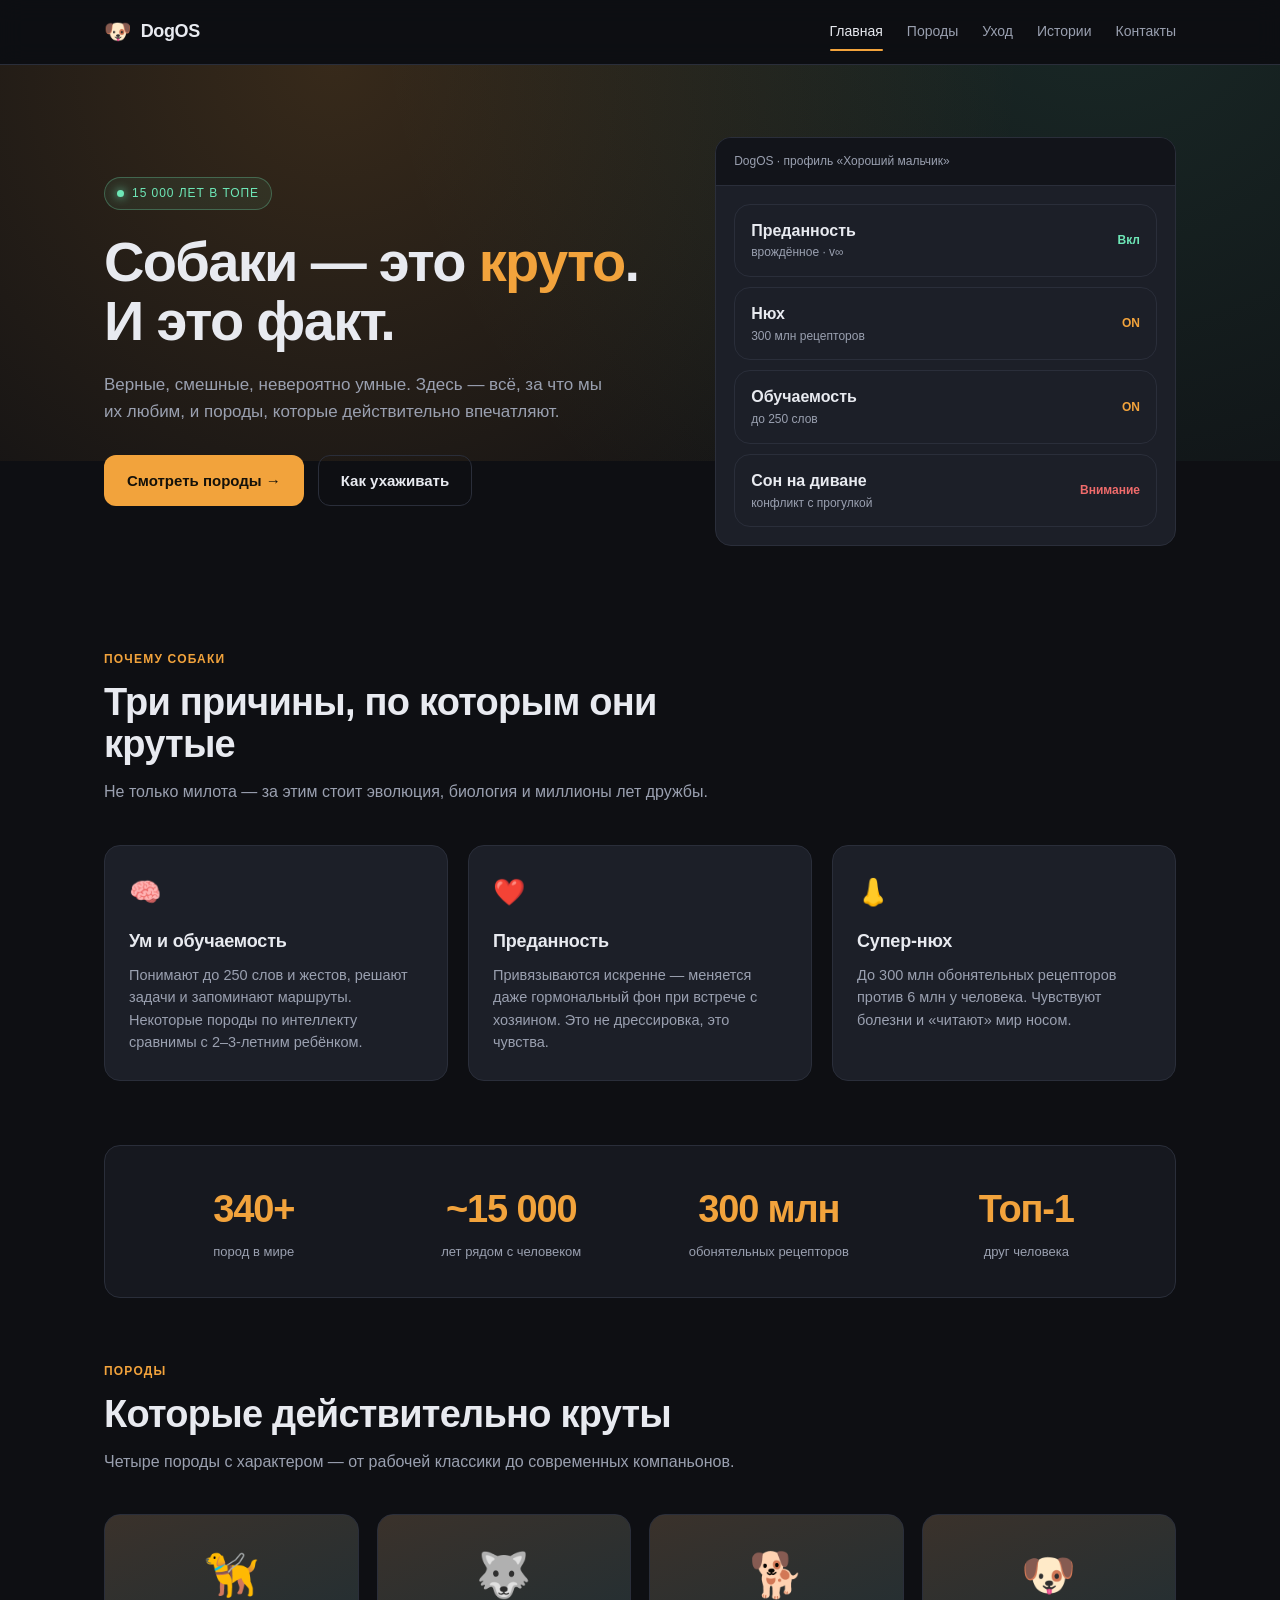
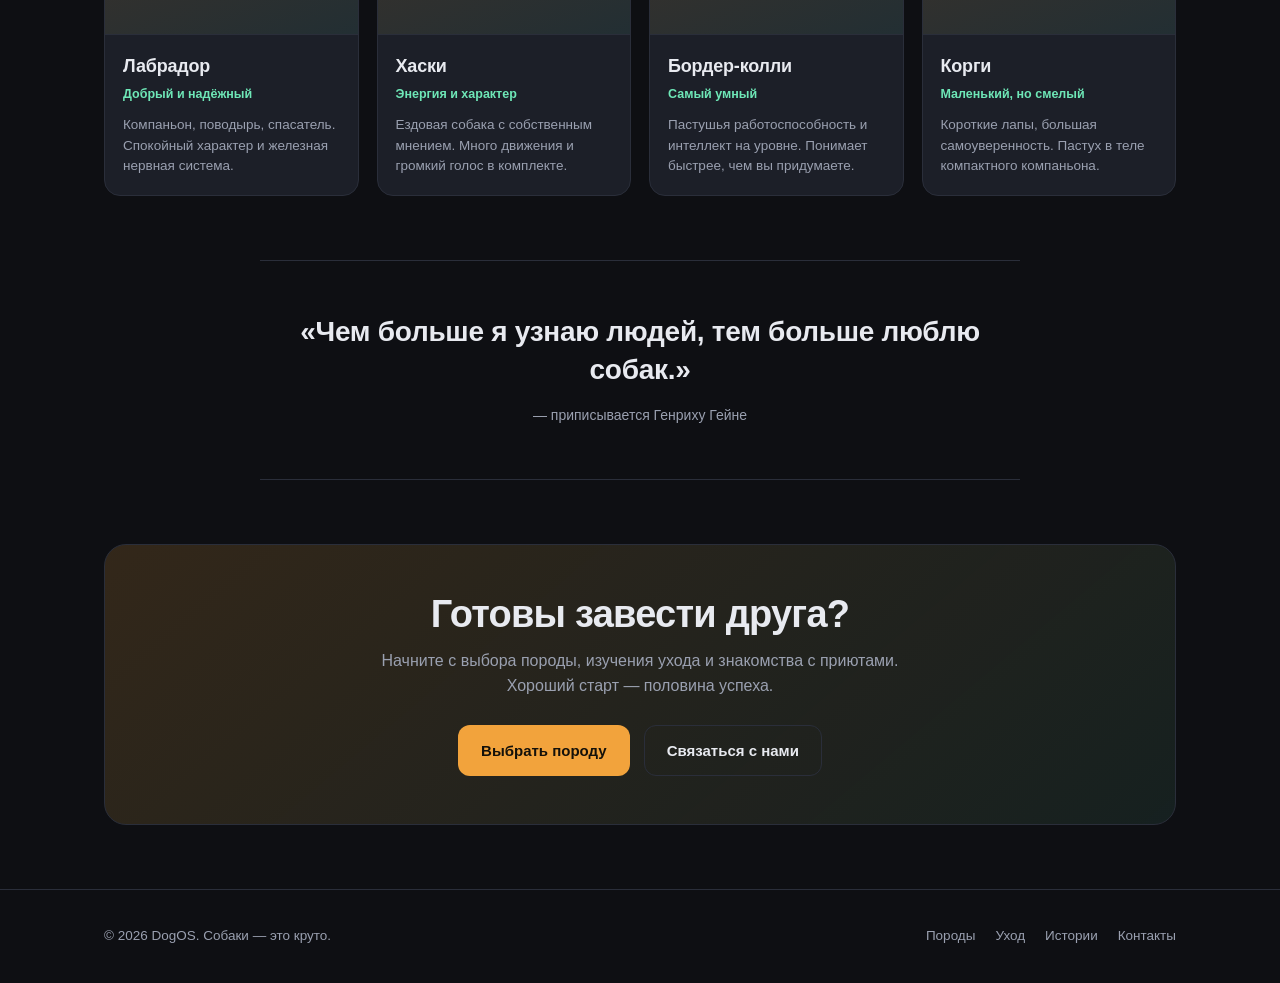
<file: index.html>
<!DOCTYPE html>
<html lang="ru">
<head>
<meta charset="UTF-8" />
<meta name="viewport" content="width=device-width, initial-scale=1.0"/>
<title>DogOS — крутые собаки</title>
<link rel="stylesheet" href="css/style.css"/>
</head>
<body>
<header>
  <div class="container nav">
    <a href="index.html" class="logo"><span>🐶</span> DogOS</a>
    <nav class="nav-links" id="navLinks">
      <a href="index.html">Главная</a>
      <a href="breeds.html">Породы</a>
      <a href="care.html">Уход</a>
      <a href="stories.html">Истории</a>
      <a href="contacts.html">Контакты</a>
    </nav>
    <button class="burger" id="burger" aria-label="Меню">☰</button>
  </div>
</header>

<main>
  <section class="hero">
    <div class="container hero-grid">
      <div>
        <div class="badge"><span class="dot"></span> 15 000 лет в топе</div>
        <h1>Собаки — это <span style="color:var(--accent)">круто</span>.<br>И это факт.</h1>
        <p class="lead">Верные, смешные, невероятно умные. Здесь — всё, за что мы их любим, и породы, которые действительно впечатляют.</p>
        <div class="hero-actions">
          <a href="breeds.html" class="btn btn-primary">Смотреть породы →</a>
          <a href="care.html" class="btn btn-ghost">Как ухаживать</a>
        </div>
      </div>
      <div class="card" style="padding:0; overflow:hidden;">
        <div style="padding:14px 18px; border-bottom:1px solid var(--border); background:#12141a; font-size:12px; color:var(--muted);">DogOS · профиль «Хороший мальчик»</div>
        <div style="padding:18px; display:flex; flex-direction:column; gap:10px;">
          <div class="card" style="padding:14px 16px; display:flex; justify-content:space-between; align-items:center;">
            <div><strong>Преданность</strong><div style="color:var(--muted); font-size:12px;">врождённое · v∞</div></div>
            <span style="color:var(--accent-2); font-size:12px; font-weight:700;">Вкл</span>
          </div>
          <div class="card" style="padding:14px 16px; display:flex; justify-content:space-between; align-items:center;">
            <div><strong>Нюх</strong><div style="color:var(--muted); font-size:12px;">300 млн рецепторов</div></div>
            <span style="color:var(--accent); font-size:12px; font-weight:700;">ON</span>
          </div>
          <div class="card" style="padding:14px 16px; display:flex; justify-content:space-between; align-items:center;">
            <div><strong>Обучаемость</strong><div style="color:var(--muted); font-size:12px;">до 250 слов</div></div>
            <span style="color:var(--accent); font-size:12px; font-weight:700;">ON</span>
          </div>
          <div class="card" style="padding:14px 16px; display:flex; justify-content:space-between; align-items:center;">
            <div><strong>Сон на диване</strong><div style="color:var(--muted); font-size:12px;">конфликт с прогулкой</div></div>
            <span style="color:var(--danger); font-size:12px; font-weight:700;">Внимание</span>
          </div>
        </div>
      </div>
    </div>
  </section>

  <section>
    <div class="container">
      <div class="section-head">
        <div class="kicker">Почему собаки</div>
        <h2>Три причины, по которым они крутые</h2>
        <p>Не только милота — за этим стоит эволюция, биология и миллионы лет дружбы.</p>
      </div>
      <div class="grid-3">
        <div class="card"><span class="ico">🧠</span><h3>Ум и обучаемость</h3><p>Понимают до 250 слов и жестов, решают задачи и запоминают маршруты. Некоторые породы по интеллекту сравнимы с 2–3-летним ребёнком.</p></div>
        <div class="card"><span class="ico">❤️</span><h3>Преданность</h3><p>Привязываются искренне — меняется даже гормональный фон при встрече с хозяином. Это не дрессировка, это чувства.</p></div>
        <div class="card"><span class="ico">👃</span><h3>Супер-нюх</h3><p>До 300 млн обонятельных рецепторов против 6 млн у человека. Чувствуют болезни и «читают» мир носом.</p></div>
      </div>
    </div>
  </section>

  <section style="padding-top:0;">
    <div class="container">
      <div class="stats">
        <div class="stat"><strong>340+</strong><span>пород в мире</span></div>
        <div class="stat"><strong>~15 000</strong><span>лет рядом с человеком</span></div>
        <div class="stat"><strong>300 млн</strong><span>обонятельных рецепторов</span></div>
        <div class="stat"><strong>Топ-1</strong><span>друг человека</span></div>
      </div>
    </div>
  </section>

  <section style="padding-top:0;">
    <div class="container">
      <div class="section-head">
        <div class="kicker">Породы</div>
        <h2>Которые действительно круты</h2>
        <p>Четыре породы с характером — от рабочей классики до современных компаньонов.</p>
      </div>
      <div class="grid-4">
        <article class="breed"><div class="breed-emoji">🦮</div><div class="breed-body"><h3>Лабрадор</h3><div class="role">Добрый и надёжный</div><p>Компаньон, поводырь, спасатель. Спокойный характер и железная нервная система.</p></div></article>
        <article class="breed"><div class="breed-emoji">🐺</div><div class="breed-body"><h3>Хаски</h3><div class="role">Энергия и характер</div><p>Ездовая собака с собственным мнением. Много движения и громкий голос в комплекте.</p></div></article>
        <article class="breed"><div class="breed-emoji">🐕</div><div class="breed-body"><h3>Бордер-колли</h3><div class="role">Самый умный</div><p>Пастушья работоспособность и интеллект на уровне. Понимает быстрее, чем вы придумаете.</p></div></article>
        <article class="breed"><div class="breed-emoji">🐶</div><div class="breed-body"><h3>Корги</h3><div class="role">Маленький, но смелый</div><p>Короткие лапы, большая самоуверенность. Пастух в теле компактного компаньона.</p></div></article>
      </div>
    </div>
  </section>

  <section style="padding-top:0; padding-bottom:0;">
    <div class="quote">
      <blockquote>«Чем больше я узнаю людей, тем больше люблю собак.»</blockquote>
      <cite>— приписывается Генриху Гейне</cite>
    </div>
  </section>

  <section>
    <div class="container">
      <div class="cta">
        <h2>Готовы завести друга?</h2>
        <p>Начните с выбора породы, изучения ухода и знакомства с приютами. Хороший старт — половина успеха.</p>
        <div class="cta-actions">
          <a href="breeds.html" class="btn btn-primary">Выбрать породу</a>
          <a href="contacts.html" class="btn btn-ghost">Связаться с нами</a>
        </div>
      </div>
    </div>
  </section>
</main>

<footer>
  <div class="container footer-grid">
    <div>© 2026 DogOS. Собаки — это круто.</div>
    <div class="footer-links">
      <a href="breeds.html">Породы</a>
      <a href="care.html">Уход</a>
      <a href="stories.html">Истории</a>
      <a href="contacts.html">Контакты</a>
    </div>
  </div>
</footer>

<script src="js/main.js"></script>
</body>
</html>
</file>
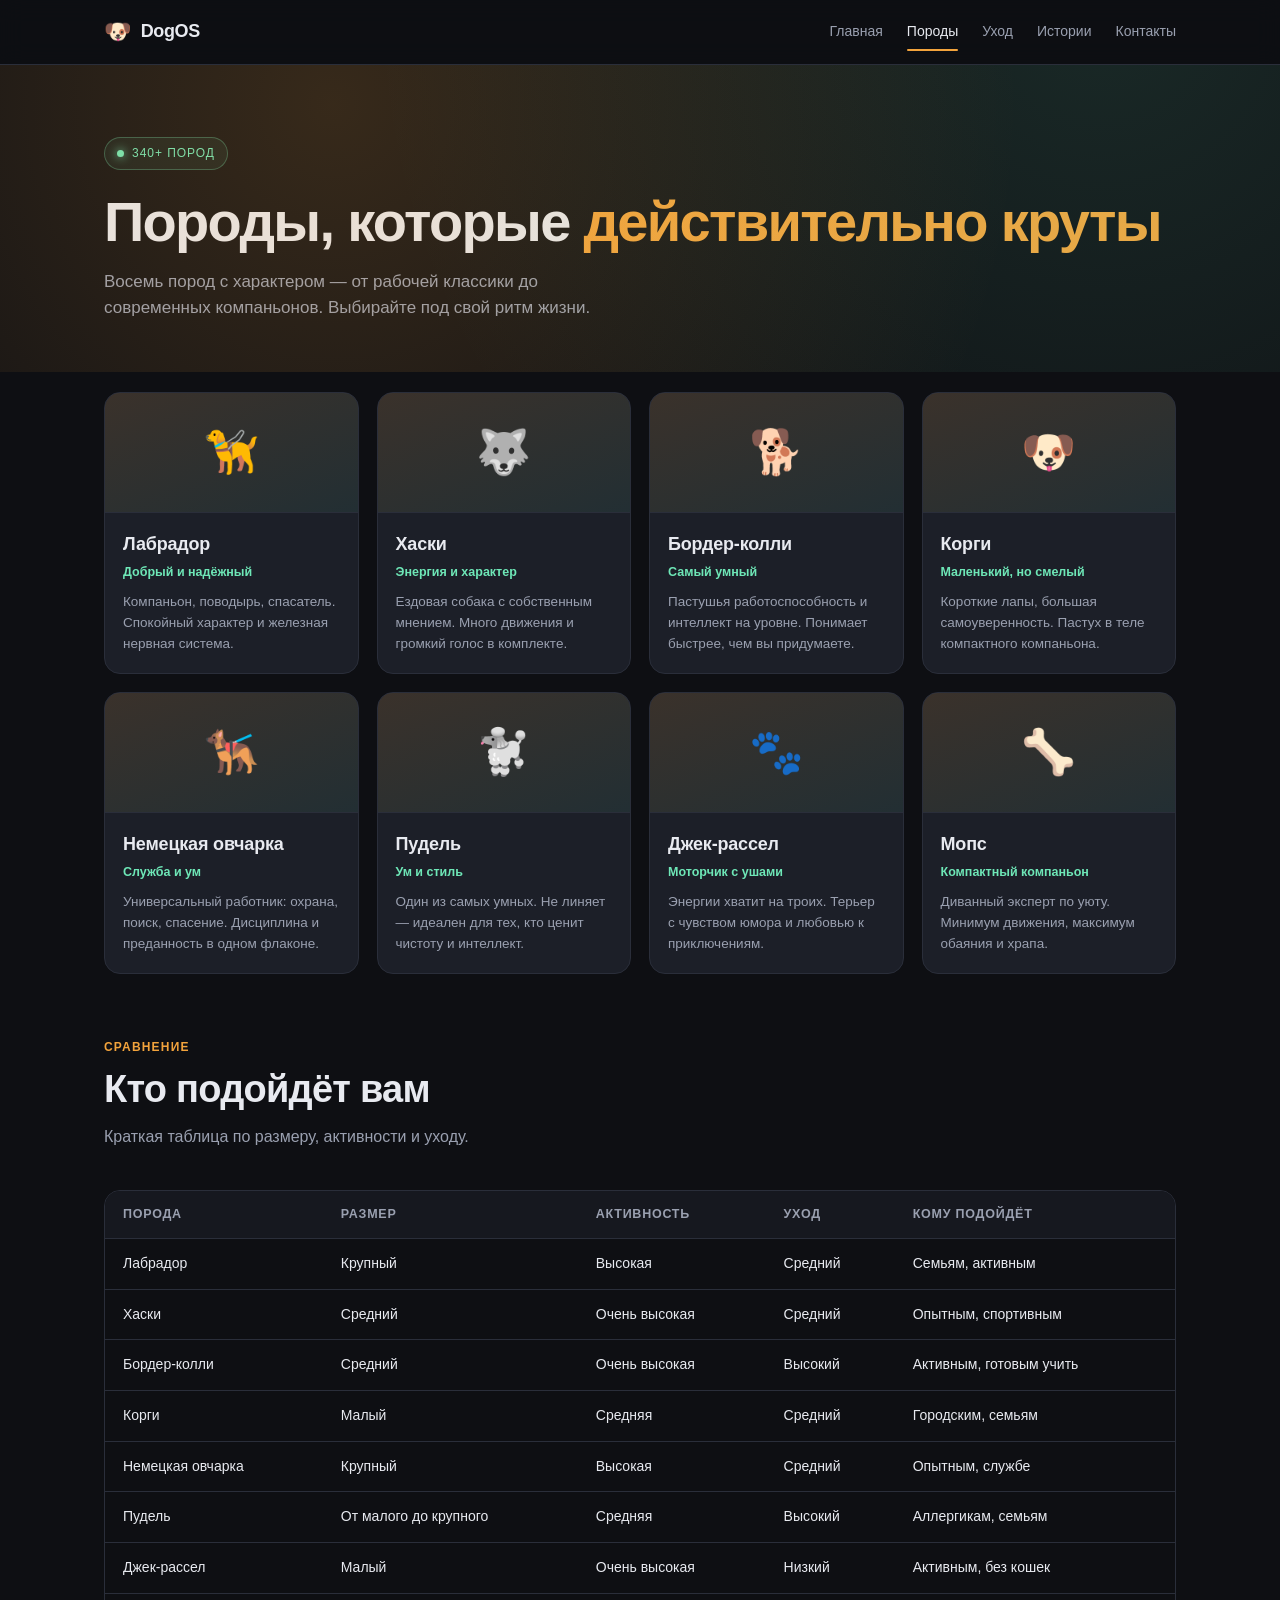
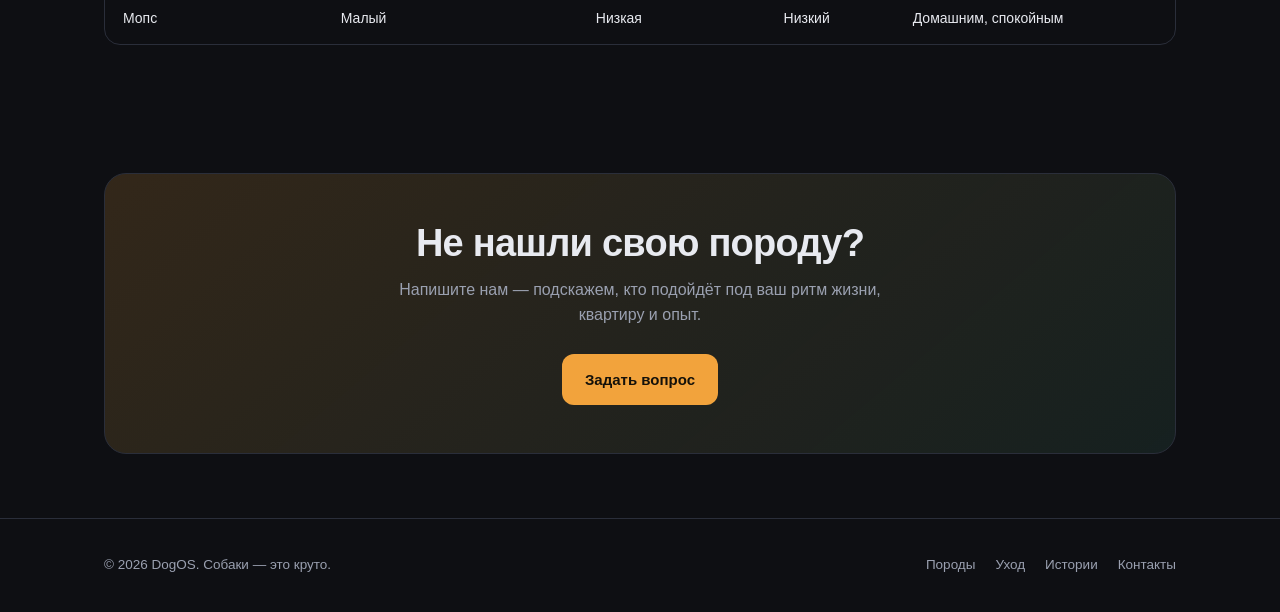
<file: breeds.html>
<!DOCTYPE html>
<html lang="ru">
<head>
<meta charset="UTF-8" />
<meta name="viewport" content="width=device-width, initial-scale=1.0"/>
<title>Породы — DogOS</title>
<link rel="stylesheet" href="css/style.css"/>
</head>
<body>
<header>
  <div class="container nav">
    <a href="index.html" class="logo"><span>🐶</span> DogOS</a>
    <nav class="nav-links" id="navLinks">
      <a href="index.html">Главная</a>
      <a href="breeds.html">Породы</a>
      <a href="care.html">Уход</a>
      <a href="stories.html">Истории</a>
      <a href="contacts.html">Контакты</a>
    </nav>
    <button class="burger" id="burger" aria-label="Меню">☰</button>
  </div>
</header>

<main>
  <section class="hero" style="padding-bottom:20px;">
    <div class="container">
      <div class="badge"><span class="dot"></span> 340+ пород</div>
      <h1>Породы, которые <span style="color:var(--accent)">действительно круты</span></h1>
      <p class="lead" style="margin-top:18px;">Восемь пород с характером — от рабочей классики до современных компаньонов. Выбирайте под свой ритм жизни.</p>
    </div>
  </section>

  <section style="padding-top:20px;">
    <div class="container">
      <div class="grid-4">
        <article class="breed"><div class="breed-emoji">🦮</div><div class="breed-body"><h3>Лабрадор</h3><div class="role">Добрый и надёжный</div><p>Компаньон, поводырь, спасатель. Спокойный характер и железная нервная система.</p></div></article>
        <article class="breed"><div class="breed-emoji">🐺</div><div class="breed-body"><h3>Хаски</h3><div class="role">Энергия и характер</div><p>Ездовая собака с собственным мнением. Много движения и громкий голос в комплекте.</p></div></article>
        <article class="breed"><div class="breed-emoji">🐕</div><div class="breed-body"><h3>Бордер-колли</h3><div class="role">Самый умный</div><p>Пастушья работоспособность и интеллект на уровне. Понимает быстрее, чем вы придумаете.</p></div></article>
        <article class="breed"><div class="breed-emoji">🐶</div><div class="breed-body"><h3>Корги</h3><div class="role">Маленький, но смелый</div><p>Короткие лапы, большая самоуверенность. Пастух в теле компактного компаньона.</p></div></article>
        <article class="breed"><div class="breed-emoji">🐕‍🦺</div><div class="breed-body"><h3>Немецкая овчарка</h3><div class="role">Служба и ум</div><p>Универсальный работник: охрана, поиск, спасение. Дисциплина и преданность в одном флаконе.</p></div></article>
        <article class="breed"><div class="breed-emoji">🐩</div><div class="breed-body"><h3>Пудель</h3><div class="role">Ум и стиль</div><p>Один из самых умных. Не линяет — идеален для тех, кто ценит чистоту и интеллект.</p></div></article>
        <article class="breed"><div class="breed-emoji">🐾</div><div class="breed-body"><h3>Джек-рассел</h3><div class="role">Моторчик с ушами</div><p>Энергии хватит на троих. Терьер с чувством юмора и любовью к приключениям.</p></div></article>
        <article class="breed"><div class="breed-emoji">🦴</div><div class="breed-body"><h3>Мопс</h3><div class="role">Компактный компаньон</div><p>Диванный эксперт по уюту. Минимум движения, максимум обаяния и храпа.</p></div></article>
      </div>
    </div>
  </section>

  <section style="padding-top:0;">
    <div class="container">
      <div class="section-head">
        <div class="kicker">Сравнение</div>
        <h2>Кто подойдёт вам</h2>
        <p>Краткая таблица по размеру, активности и уходу.</p>
      </div>
      <div class="table-wrap">
        <table>
          <thead>
            <tr><th>Порода</th><th>Размер</th><th>Активность</th><th>Уход</th><th>Кому подойдёт</th></tr>
          </thead>
          <tbody>
            <tr><td>Лабрадор</td><td>Крупный</td><td>Высокая</td><td>Средний</td><td>Семьям, активным</td></tr>
            <tr><td>Хаски</td><td>Средний</td><td>Очень высокая</td><td>Средний</td><td>Опытным, спортивным</td></tr>
            <tr><td>Бордер-колли</td><td>Средний</td><td>Очень высокая</td><td>Высокий</td><td>Активным, готовым учить</td></tr>
            <tr><td>Корги</td><td>Малый</td><td>Средняя</td><td>Средний</td><td>Городским, семьям</td></tr>
            <tr><td>Немецкая овчарка</td><td>Крупный</td><td>Высокая</td><td>Средний</td><td>Опытным, службе</td></tr>
            <tr><td>Пудель</td><td>От малого до крупного</td><td>Средняя</td><td>Высокий</td><td>Аллергикам, семьям</td></tr>
            <tr><td>Джек-рассел</td><td>Малый</td><td>Очень высокая</td><td>Низкий</td><td>Активным, без кошек</td></tr>
            <tr><td>Мопс</td><td>Малый</td><td>Низкая</td><td>Низкий</td><td>Домашним, спокойным</td></tr>
          </tbody>
        </table>
      </div>
    </div>
  </section>

  <section>
    <div class="container">
      <div class="cta">
        <h2>Не нашли свою породу?</h2>
        <p>Напишите нам — подскажем, кто подойдёт под ваш ритм жизни, квартиру и опыт.</p>
        <div class="cta-actions"><a href="contacts.html" class="btn btn-primary">Задать вопрос</a></div>
      </div>
    </div>
  </section>
</main>

<footer>
  <div class="container footer-grid">
    <div>© 2026 DogOS. Собаки — это круто.</div>
    <div class="footer-links">
      <a href="breeds.html">Породы</a>
      <a href="care.html">Уход</a>
      <a href="stories.html">Истории</a>
      <a href="contacts.html">Контакты</a>
    </div>
  </div>
</footer>

<script src="js/main.js"></script>
</body>
</html>
</file>
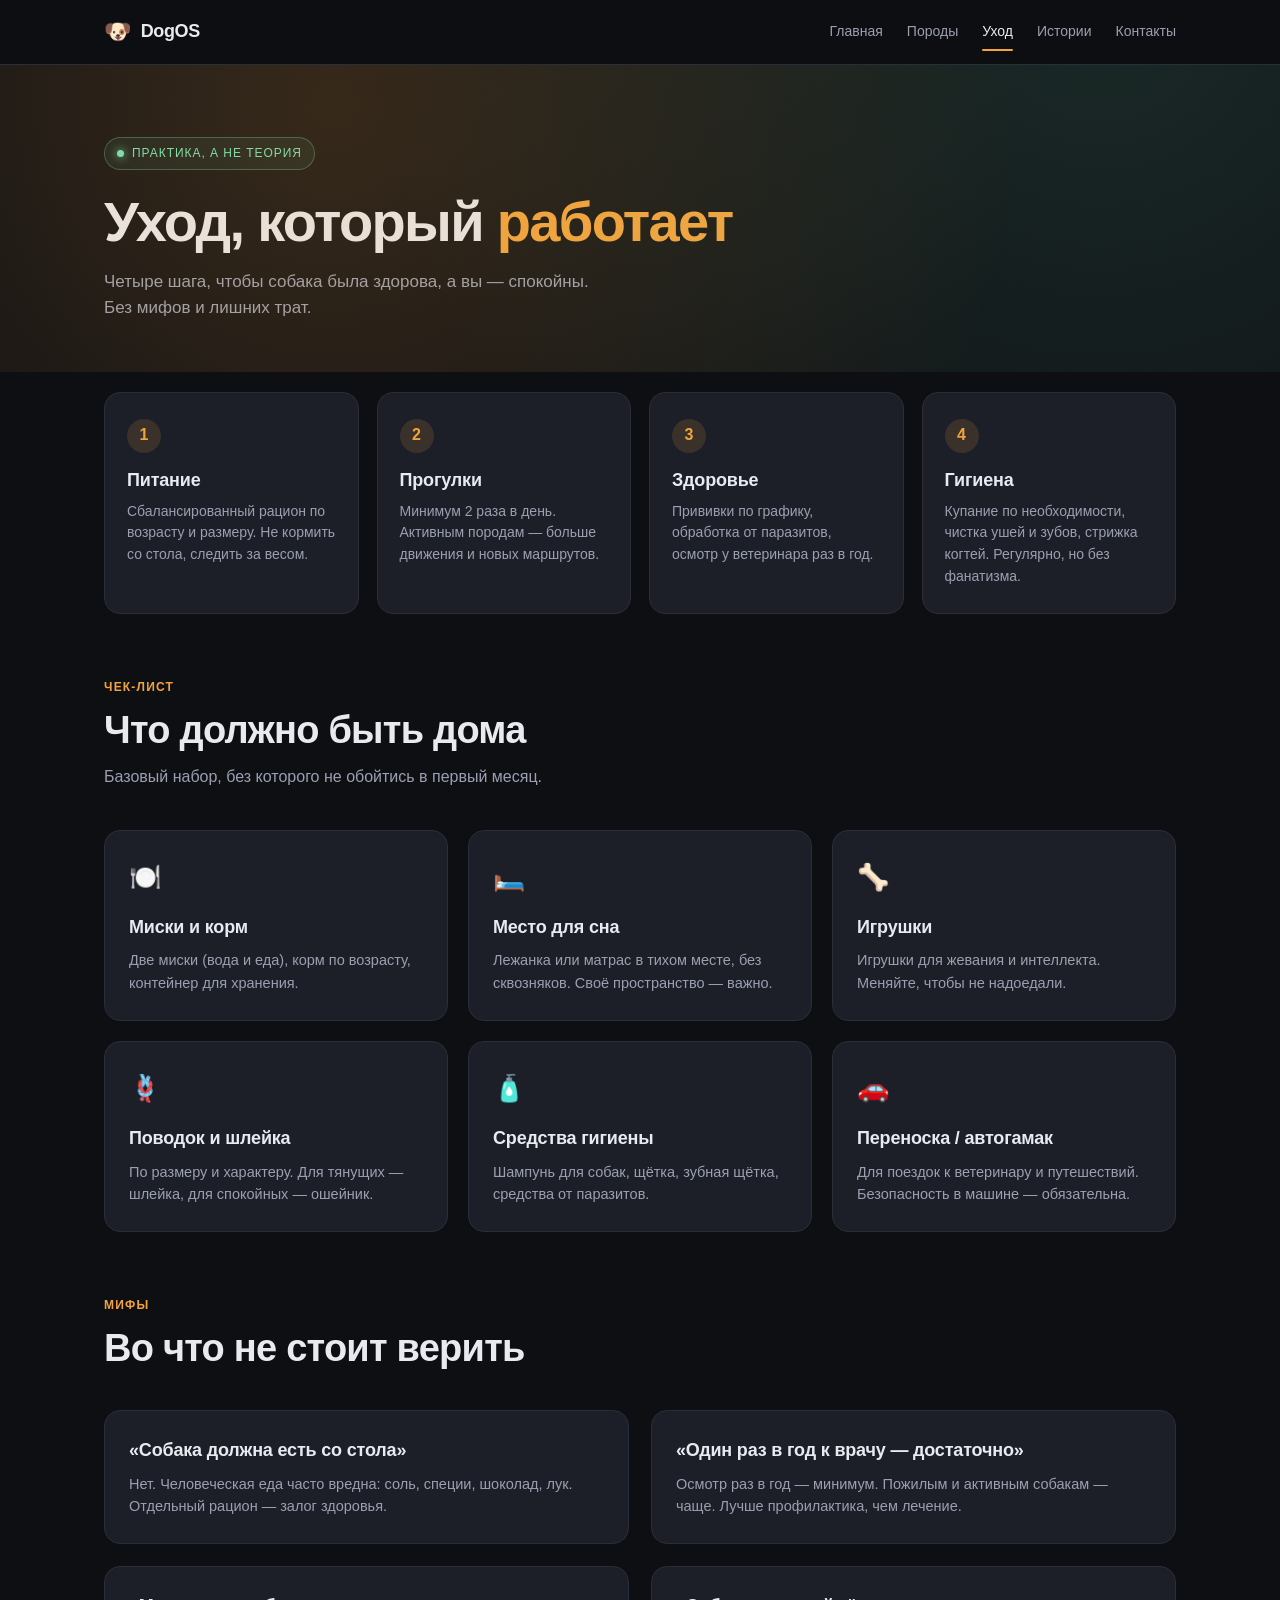
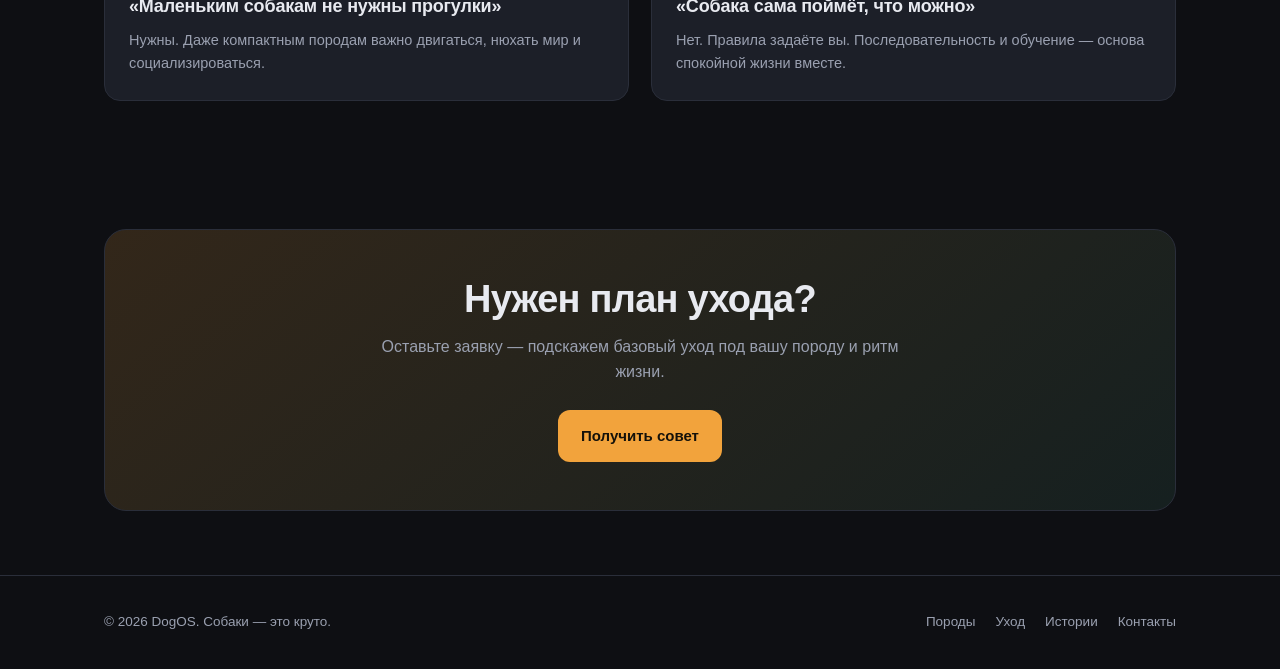
<file: care.html>
<!DOCTYPE html>
<html lang="ru">
<head>
<meta charset="UTF-8" />
<meta name="viewport" content="width=device-width, initial-scale=1.0"/>
<title>Уход — DogOS</title>
<link rel="stylesheet" href="css/style.css"/>
</head>
<body>
<header>
  <div class="container nav">
    <a href="index.html" class="logo"><span>🐶</span> DogOS</a>
    <nav class="nav-links" id="navLinks">
      <a href="index.html">Главная</a>
      <a href="breeds.html">Породы</a>
      <a href="care.html">Уход</a>
      <a href="stories.html">Истории</a>
      <a href="contacts.html">Контакты</a>
    </nav>
    <button class="burger" id="burger" aria-label="Меню">☰</button>
  </div>
</header>

<main>
  <section class="hero" style="padding-bottom:20px;">
    <div class="container">
      <div class="badge"><span class="dot"></span> Практика, а не теория</div>
      <h1>Уход, который <span style="color:var(--accent)">работает</span></h1>
      <p class="lead" style="margin-top:18px;">Четыре шага, чтобы собака была здорова, а вы — спокойны. Без мифов и лишних трат.</p>
    </div>
  </section>

  <section style="padding-top:20px;">
    <div class="container">
      <div class="steps">
        <div class="step"><h3>Питание</h3><p>Сбалансированный рацион по возрасту и размеру. Не кормить со стола, следить за весом.</p></div>
        <div class="step"><h3>Прогулки</h3><p>Минимум 2 раза в день. Активным породам — больше движения и новых маршрутов.</p></div>
        <div class="step"><h3>Здоровье</h3><p>Прививки по графику, обработка от паразитов, осмотр у ветеринара раз в год.</p></div>
        <div class="step"><h3>Гигиена</h3><p>Купание по необходимости, чистка ушей и зубов, стрижка когтей. Регулярно, но без фанатизма.</p></div>
      </div>
    </div>
  </section>

  <section style="padding-top:0;">
    <div class="container">
      <div class="section-head">
        <div class="kicker">Чек-лист</div>
        <h2>Что должно быть дома</h2>
        <p>Базовый набор, без которого не обойтись в первый месяц.</p>
      </div>
      <div class="grid-3">
        <div class="card"><span class="ico">🍽️</span><h3>Миски и корм</h3><p>Две миски (вода и еда), корм по возрасту, контейнер для хранения.</p></div>
        <div class="card"><span class="ico">🛏️</span><h3>Место для сна</h3><p>Лежанка или матрас в тихом месте, без сквозняков. Своё пространство — важно.</p></div>
        <div class="card"><span class="ico">🦴</span><h3>Игрушки</h3><p>Игрушки для жевания и интеллекта. Меняйте, чтобы не надоедали.</p></div>
        <div class="card"><span class="ico">🪢</span><h3>Поводок и шлейка</h3><p>По размеру и характеру. Для тянущих — шлейка, для спокойных — ошейник.</p></div>
        <div class="card"><span class="ico">🧴</span><h3>Средства гигиены</h3><p>Шампунь для собак, щётка, зубная щётка, средства от паразитов.</p></div>
        <div class="card"><span class="ico">🚗</span><h3>Переноска / автогамак</h3><p>Для поездок к ветеринару и путешествий. Безопасность в машине — обязательна.</p></div>
      </div>
    </div>
  </section>

  <section style="padding-top:0;">
    <div class="container">
      <div class="section-head">
        <div class="kicker">Мифы</div>
        <h2>Во что не стоит верить</h2>
      </div>
      <div class="grid-2">
        <div class="card"><h3>«Собака должна есть со стола»</h3><p>Нет. Человеческая еда часто вредна: соль, специи, шоколад, лук. Отдельный рацион — залог здоровья.</p></div>
        <div class="card"><h3>«Один раз в год к врачу — достаточно»</h3><p>Осмотр раз в год — минимум. Пожилым и активным собакам — чаще. Лучше профилактика, чем лечение.</p></div>
        <div class="card"><h3>«Маленьким собакам не нужны прогулки»</h3><p>Нужны. Даже компактным породам важно двигаться, нюхать мир и социализироваться.</p></div>
        <div class="card"><h3>«Собака сама поймёт, что можно»</h3><p>Нет. Правила задаёте вы. Последовательность и обучение — основа спокойной жизни вместе.</p></div>
      </div>
    </div>
  </section>

  <section>
    <div class="container">
      <div class="cta">
        <h2>Нужен план ухода?</h2>
        <p>Оставьте заявку — подскажем базовый уход под вашу породу и ритм жизни.</p>
        <div class="cta-actions"><a href="contacts.html" class="btn btn-primary">Получить совет</a></div>
      </div>
    </div>
  </section>
</main>

<footer>
  <div class="container footer-grid">
    <div>© 2026 DogOS. Собаки — это круто.</div>
    <div class="footer-links">
      <a href="breeds.html">Породы</a>
      <a href="care.html">Уход</a>
      <a href="stories.html">Истории</a>
      <a href="contacts.html">Контакты</a>
    </div>
  </div>
</footer>

<script src="js/main.js"></script>
</body>
</html>
</file>
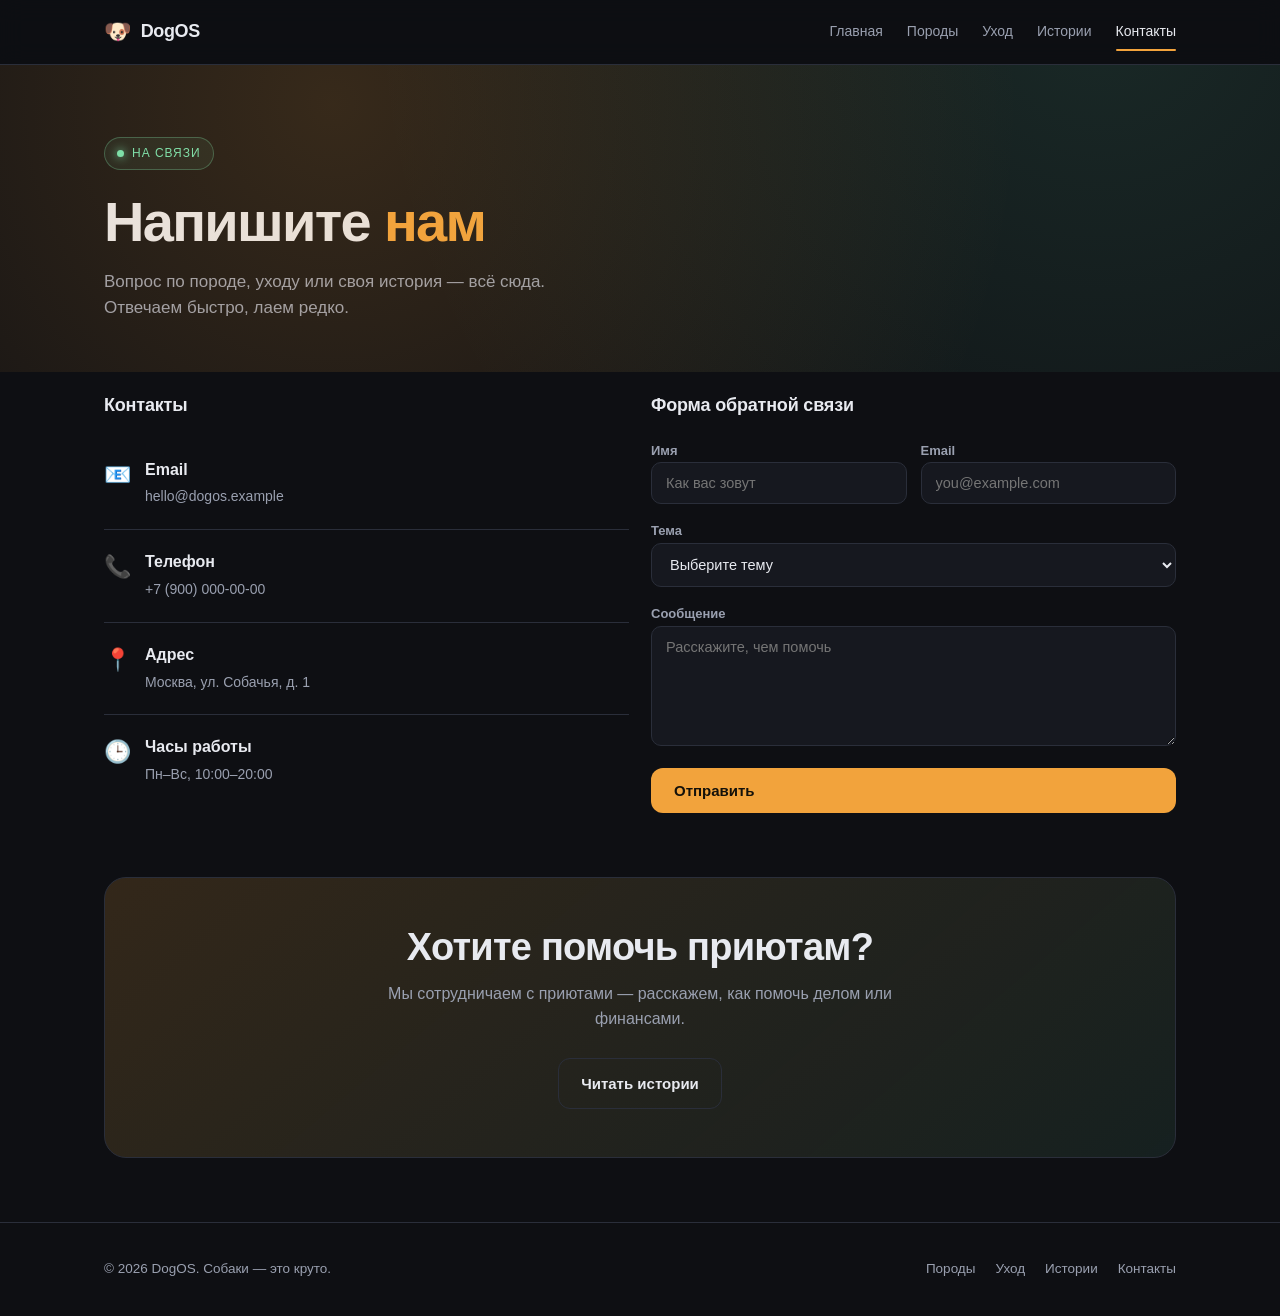
<file: contacts.html>
<!DOCTYPE html>
<html lang="ru">
<head>
<meta charset="UTF-8" />
<meta name="viewport" content="width=device-width, initial-scale=1.0"/>
<title>Контакты — DogOS</title>
<link rel="stylesheet" href="css/style.css"/>
</head>
<body>
<header>
  <div class="container nav">
    <a href="index.html" class="logo"><span>🐶</span> DogOS</a>
    <nav class="nav-links" id="navLinks">
      <a href="index.html">Главная</a>
      <a href="breeds.html">Породы</a>
      <a href="care.html">Уход</a>
      <a href="stories.html">Истории</a>
      <a href="contacts.html">Контакты</a>
    </nav>
    <button class="burger" id="burger" aria-label="Меню">☰</button>
  </div>
</header>

<main>
  <section class="hero" style="padding-bottom:20px;">
    <div class="container">
      <div class="badge"><span class="dot"></span> На связи</div>
      <h1>Напишите <span style="color:var(--accent)">нам</span></h1>
      <p class="lead" style="margin-top:18px;">Вопрос по породе, уходу или своя история — всё сюда. Отвечаем быстро, лаем редко.</p>
    </div>
  </section>

  <section style="padding-top:20px;">
    <div class="container grid-2">
      <div>
        <h3 style="margin-bottom:18px;">Контакты</h3>
        <div class="contact-card"><span class="ico">📧</span><div><strong>Email</strong><span>hello@dogos.example</span></div></div>
        <div class="contact-card"><span class="ico">📞</span><div><strong>Телефон</strong><span>+7 (900) 000-00-00</span></div></div>
        <div class="contact-card"><span class="ico">📍</span><div><strong>Адрес</strong><span>Москва, ул. Собачья, д. 1</span></div></div>
        <div class="contact-card"><span class="ico">🕒</span><div><strong>Часы работы</strong><span>Пн–Вс, 10:00–20:00</span></div></div>
      </div>

      <div>
        <h3 style="margin-bottom:18px;">Форма обратной связи</h3>
        <form class="form" id="contactForm">
          <div class="form-row">
            <div><label for="cname">Имя</label><input id="cname" type="text" placeholder="Как вас зовут" required /></div>
            <div><label for="cemail">Email</label><input id="cemail" type="email" placeholder="you@example.com" required /></div>
          </div>
          <div><label for="ctopic">Тема</label>
            <select id="ctopic" required>
              <option value="">Выберите тему</option>
              <option>Выбор породы</option>
              <option>Уход и здоровье</option>
              <option>Своя история</option>
              <option>Другое</option>
            </select>
          </div>
          <div><label for="cmsg">Сообщение</label><textarea id="cmsg" placeholder="Расскажите, чем помочь" required></textarea></div>
          <button type="submit" class="btn btn-primary">Отправить</button>
        </form>
      </div>
    </div>
  </section>

  <section style="padding-top:0;">
    <div class="container">
      <div class="cta">
        <h2>Хотите помочь приютам?</h2>
        <p>Мы сотрудничаем с приютами — расскажем, как помочь делом или финансами.</p>
        <div class="cta-actions"><a href="stories.html" class="btn btn-ghost">Читать истории</a></div>
      </div>
    </div>
  </section>
</main>

<footer>
  <div class="container footer-grid">
    <div>© 2026 DogOS. Собаки — это круто.</div>
    <div class="footer-links">
      <a href="breeds.html">Породы</a>
      <a href="care.html">Уход</a>
      <a href="stories.html">Истории</a>
      <a href="contacts.html">Контакты</a>
    </div>
  </div>
</footer>

<script src="js/main.js"></script>
</body>
</html>
</file>
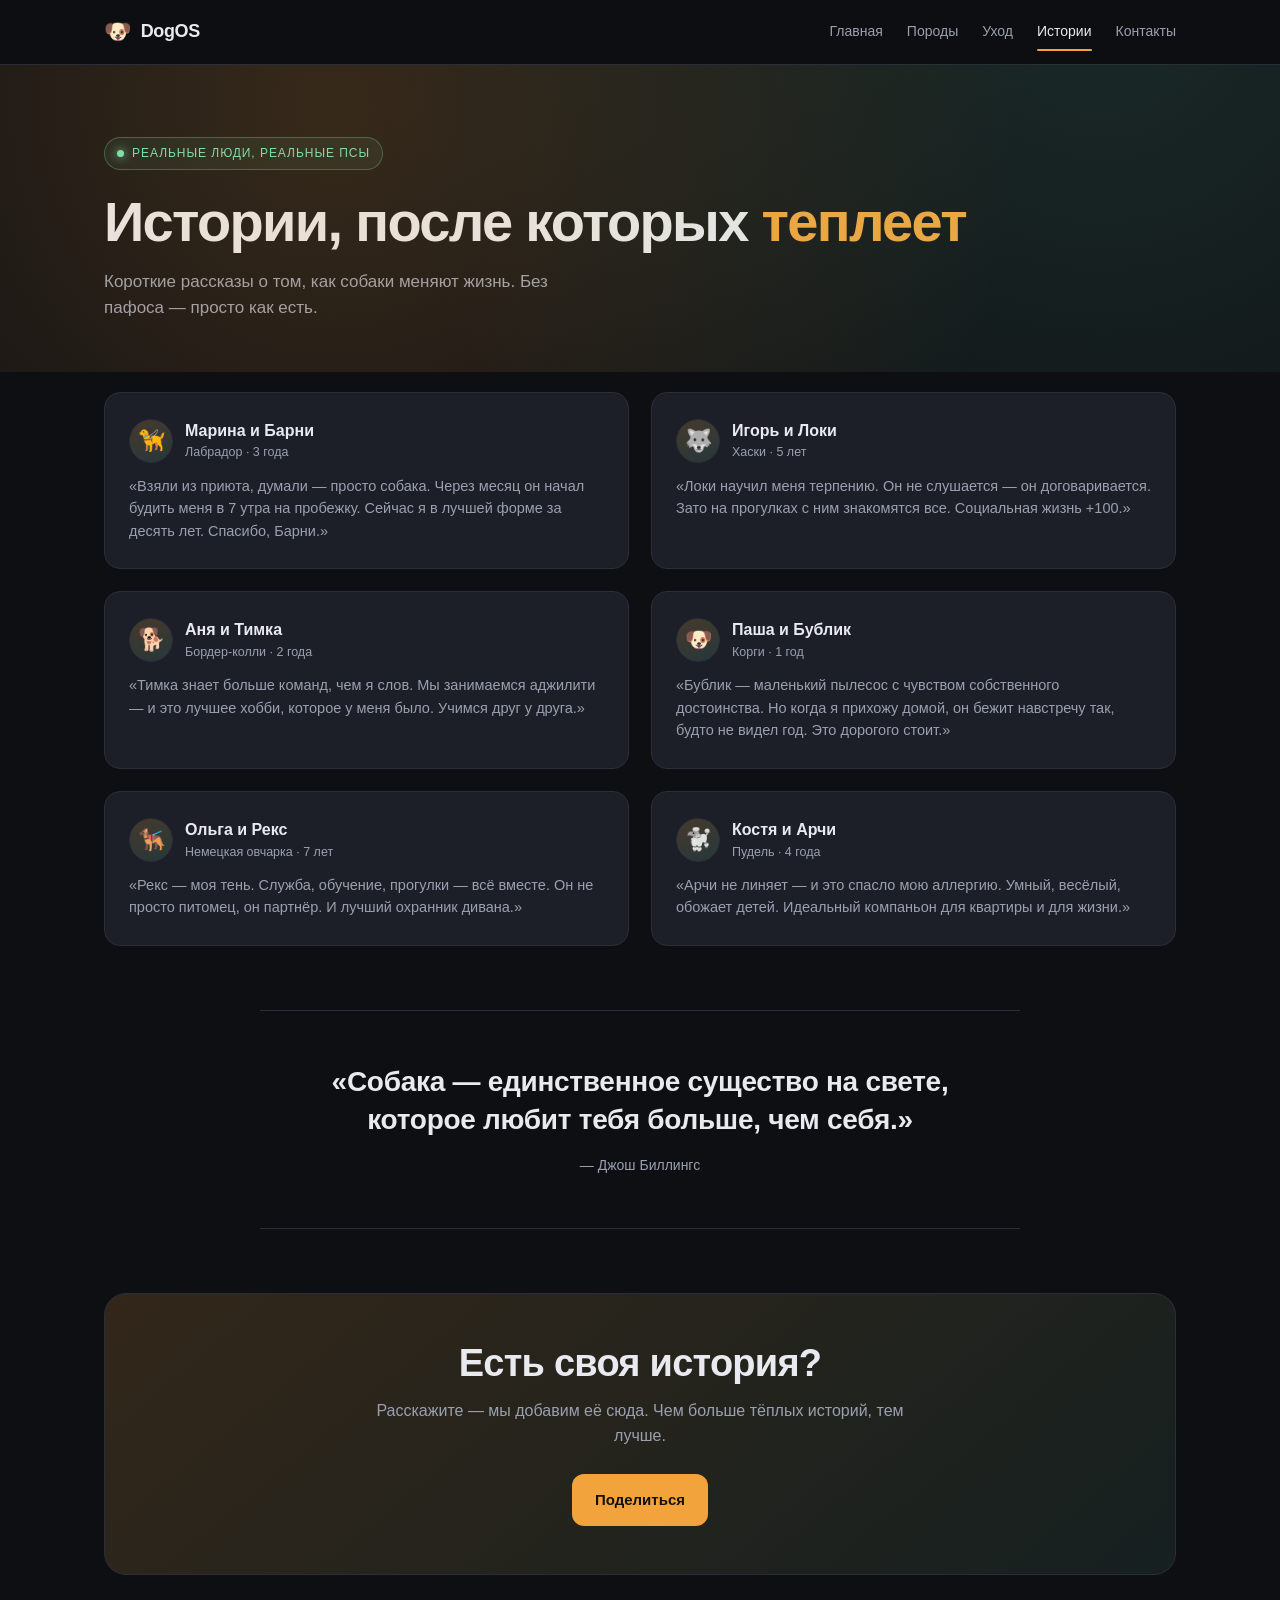
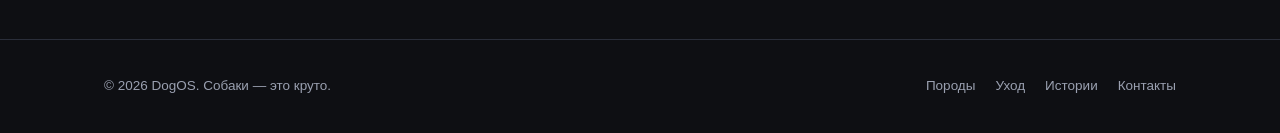
<file: stories.html>
<!DOCTYPE html>
<html lang="ru">
<head>
<meta charset="UTF-8" />
<meta name="viewport" content="width=device-width, initial-scale=1.0"/>
<title>Истории — DogOS</title>
<link rel="stylesheet" href="css/style.css"/>
</head>
<body>
<header>
  <div class="container nav">
    <a href="index.html" class="logo"><span>🐶</span> DogOS</a>
    <nav class="nav-links" id="navLinks">
      <a href="index.html">Главная</a>
      <a href="breeds.html">Породы</a>
      <a href="care.html">Уход</a>
      <a href="stories.html">Истории</a>
      <a href="contacts.html">Контакты</a>
    </nav>
    <button class="burger" id="burger" aria-label="Меню">☰</button>
  </div>
</header>

<main>
  <section class="hero" style="padding-bottom:20px;">
    <div class="container">
      <div class="badge"><span class="dot"></span> Реальные люди, реальные псы</div>
      <h1>Истории, после которых <span style="color:var(--accent)">теплеет</span></h1>
      <p class="lead" style="margin-top:18px;">Короткие рассказы о том, как собаки меняют жизнь. Без пафоса — просто как есть.</p>
    </div>
  </section>

  <section style="padding-top:20px;">
    <div class="container">
      <div class="grid-2">
        <div class="story">
          <div class="who"><div class="ava">🦮</div><div><div class="name">Марина и Барни</div><div class="meta">Лабрадор · 3 года</div></div></div>
          <p>«Взяли из приюта, думали — просто собака. Через месяц он начал будить меня в 7 утра на пробежку. Сейчас я в лучшей форме за десять лет. Спасибо, Барни.»</p>
        </div>
        <div class="story">
          <div class="who"><div class="ava">🐺</div><div><div class="name">Игорь и Локи</div><div class="meta">Хаски · 5 лет</div></div></div>
          <p>«Локи научил меня терпению. Он не слушается — он договаривается. Зато на прогулках с ним знакомятся все. Социальная жизнь +100.»</p>
        </div>
        <div class="story">
          <div class="who"><div class="ava">🐕</div><div><div class="name">Аня и Тимка</div><div class="meta">Бордер-колли · 2 года</div></div></div>
          <p>«Тимка знает больше команд, чем я слов. Мы занимаемся аджилити — и это лучшее хобби, которое у меня было. Учимся друг у друга.»</p>
        </div>
        <div class="story">
          <div class="who"><div class="ava">🐶</div><div><div class="name">Паша и Бублик</div><div class="meta">Корги · 1 год</div></div></div>
          <p>«Бублик — маленький пылесос с чувством собственного достоинства. Но когда я прихожу домой, он бежит навстречу так, будто не видел год. Это дорогого стоит.»</p>
        </div>
        <div class="story">
          <div class="who"><div class="ava">🐕‍🦺</div><div><div class="name">Ольга и Рекс</div><div class="meta">Немецкая овчарка · 7 лет</div></div></div>
          <p>«Рекс — моя тень. Служба, обучение, прогулки — всё вместе. Он не просто питомец, он партнёр. И лучший охранник дивана.»</p>
        </div>
        <div class="story">
          <div class="who"><div class="ava">🐩</div><div><div class="name">Костя и Арчи</div><div class="meta">Пудель · 4 года</div></div></div>
          <p>«Арчи не линяет — и это спасло мою аллергию. Умный, весёлый, обожает детей. Идеальный компаньон для квартиры и для жизни.»</p>
        </div>
      </div>
    </div>
  </section>

  <section style="padding-top:0; padding-bottom:0;">
    <div class="quote">
      <blockquote>«Собака — единственное существо на свете, которое любит тебя больше, чем себя.»</blockquote>
      <cite>— Джош Биллингс</cite>
    </div>
  </section>

  <section>
    <div class="container">
      <div class="cta">
        <h2>Есть своя история?</h2>
        <p>Расскажите — мы добавим её сюда. Чем больше тёплых историй, тем лучше.</p>
        <div class="cta-actions"><a href="contacts.html" class="btn btn-primary">Поделиться</a></div>
      </div>
    </div>
  </section>
</main>

<footer>
  <div class="container footer-grid">
    <div>© 2026 DogOS. Собаки — это круто.</div>
    <div class="footer-links">
      <a href="breeds.html">Породы</a>
      <a href="care.html">Уход</a>
      <a href="stories.html">Истории</a>
      <a href="contacts.html">Контакты</a>
    </div>
  </div>
</footer>

<script src="js/main.js"></script>
</body>
</html>
</file>
<file: css/style.css>
:root {
  --bg: #0e0f13;
  --bg-soft: #16181f;
  --card: #1c1f28;
  --border: #2a2e3a;
  --text: #e8eaf0;
  --muted: #9aa0b0;
  --accent: #f2a33c;
  --accent-2: #6ee7b7;
  --danger: #ef6b6b;
  --radius: 16px;
  --max: 1120px;
}

* { box-sizing: border-box; margin: 0; padding: 0; }
html { scroll-behavior: smooth; }

body {
  font-family: -apple-system, BlinkMacSystemFont, "Segoe UI", Roboto, Inter, Arial, sans-serif;
  background: var(--bg);
  color: var(--text);
  line-height: 1.55;
  -webkit-font-smoothing: antialiased;
}

a { color: inherit; text-decoration: none; }
img { max-width: 100%; display: block; }

.container { max-width: var(--max); margin: 0 auto; padding: 0 24px; }

/* ---------- Header ---------- */
header {
  position: sticky; top: 0; z-index: 50;
  backdrop-filter: blur(12px);
  background: rgba(14,15,19,.78);
  border-bottom: 1px solid var(--border);
}
.nav {
  display: flex; align-items: center; justify-content: space-between;
  height: 64px;
}
.logo { display: flex; align-items: center; gap: 10px; font-weight: 800; letter-spacing: -.02em; font-size: 18px; }
.logo span { font-size: 22px; }
.nav-links { display: flex; gap: 24px; font-size: 14px; color: var(--muted); }
.nav-links a { position: relative; padding: 4px 0; }
.nav-links a:hover, .nav-links a.active { color: var(--text); }
.nav-links a.active::after {
  content: ""; position: absolute; left: 0; right: 0; bottom: -4px;
  height: 2px; border-radius: 2px; background: var(--accent);
}
.burger { display: none; background: none; border: 1px solid var(--border); color: var(--text); border-radius: 10px; padding: 8px 12px; cursor: pointer; font-size: 18px; }

/* ---------- Buttons ---------- */
.btn {
  display: inline-flex; align-items: center; gap: 8px;
  padding: 13px 22px; border-radius: 12px; font-weight: 700; font-size: 15px;
  border: 1px solid transparent; cursor: pointer; transition: transform .15s ease, filter .15s ease;
}
.btn:hover { transform: translateY(-1px); }
.btn-primary { background: var(--accent); color: #14110a; }
.btn-ghost { background: transparent; border-color: var(--border); color: var(--text); }
.btn-ghost:hover { border-color: var(--muted); }

/* ---------- Sections ---------- */
section { padding: 64px 0; }
.section-head { max-width: 680px; margin-bottom: 40px; }
.kicker {
  font-size: 12px; letter-spacing: .1em; text-transform: uppercase;
  color: var(--accent); font-weight: 700; margin-bottom: 12px;
}
h1 { font-size: clamp(34px, 5vw, 56px); line-height: 1.06; letter-spacing: -.03em; font-weight: 800; }
h2 { font-size: clamp(26px, 3.6vw, 38px); letter-spacing: -.02em; line-height: 1.12; }
h3 { font-size: 18px; letter-spacing: -.01em; }
.section-head p { color: var(--muted); margin-top: 14px; font-size: 16px; }

/* ---------- Hero ---------- */
.hero { padding: 72px 0 40px; position: relative; overflow: hidden; }
.hero::before {
  content: ""; position: absolute; inset: -20% -10% auto -10%; height: 500px;
  background: radial-gradient(circle at 30% 20%, rgba(242,163,60,.18), transparent 60%),
              radial-gradient(circle at 80% 0%, rgba(110,231,183,.12), transparent 55%);
  pointer-events: none;
}
.hero-grid { display: grid; grid-template-columns: 1.1fr .9fr; gap: 48px; align-items: center; position: relative; }
.badge {
  display: inline-flex; align-items: center; gap: 8px;
  font-size: 12px; letter-spacing: .08em; text-transform: uppercase;
  color: var(--accent-2); border: 1px solid rgba(110,231,183,.3);
  background: rgba(110,231,183,.07); padding: 6px 12px; border-radius: 999px;
  margin-bottom: 22px;
}
.badge .dot { width: 7px; height: 7px; border-radius: 50%; background: var(--accent-2); box-shadow: 0 0 10px var(--accent-2); }
.hero p.lead { color: var(--muted); font-size: 17px; max-width: 500px; margin: 22px 0 30px; }
.hero-actions { display: flex; gap: 14px; flex-wrap: wrap; }

/* ---------- Cards / grids ---------- */
.grid-3 { display: grid; grid-template-columns: repeat(3, 1fr); gap: 20px; }
.grid-4 { display: grid; grid-template-columns: repeat(4, 1fr); gap: 18px; }
.grid-2 { display: grid; grid-template-columns: repeat(2, 1fr); gap: 22px; }

.card {
  background: var(--card); border: 1px solid var(--border);
  border-radius: var(--radius); padding: 26px 24px;
  transition: border-color .2s, transform .2s;
}
.card:hover { border-color: #3a3f4f; transform: translateY(-3px); }
.card .ico { font-size: 26px; margin-bottom: 16px; display: inline-block; }
.card p { color: var(--muted); font-size: 14.5px; margin-top: 8px; }

/* ---------- Stats ---------- */
.stats {
  display: grid; grid-template-columns: repeat(4, 1fr); gap: 16px;
  background: var(--bg-soft); border: 1px solid var(--border);
  border-radius: var(--radius); padding: 34px 28px;
}
.stat { text-align: center; }
.stat strong { display: block; font-size: clamp(26px, 3vw, 38px); letter-spacing: -.03em; color: var(--accent); }
.stat span { color: var(--muted); font-size: 13px; }

/* ---------- Breeds ---------- */
.breed {
  background: var(--card); border: 1px solid var(--border); border-radius: var(--radius);
  overflow: hidden; transition: transform .2s, border-color .2s;
}
.breed:hover { transform: translateY(-4px); border-color: #3a3f4f; }
.breed-emoji {
  font-size: 44px; height: 120px; display: flex; align-items: center; justify-content: center;
  background: linear-gradient(160deg, rgba(242,163,60,.14), rgba(110,231,183,.08));
  border-bottom: 1px solid var(--border);
}
.breed-body { padding: 18px; }
.breed .role { color: var(--accent-2); font-size: 12.5px; font-weight: 600; margin: 4px 0 10px; }
.breed p { color: var(--muted); font-size: 13.5px; }

/* ---------- Table ---------- */
.table-wrap { overflow-x: auto; border: 1px solid var(--border); border-radius: var(--radius); }
table { width: 100%; border-collapse: collapse; font-size: 14px; min-width: 560px; }
th, td { padding: 14px 18px; text-align: left; border-bottom: 1px solid var(--border); }
th { background: var(--bg-soft); color: var(--muted); font-weight: 600; font-size: 12.5px; text-transform: uppercase; letter-spacing: .06em; }
tr:last-child td { border-bottom: none; }

/* ---------- Steps ---------- */
.steps { display: grid; grid-template-columns: repeat(4, 1fr); gap: 18px; counter-reset: step; }
.step { position: relative; background: var(--card); border: 1px solid var(--border); border-radius: var(--radius); padding: 26px 22px; }
.step::before {
  counter-increment: step; content: counter(step);
  display: inline-flex; align-items: center; justify-content: center;
  width: 34px; height: 34px; border-radius: 50%;
  background: rgba(242,163,60,.14); color: var(--accent); font-weight: 800; margin-bottom: 14px;
}
.step p { color: var(--muted); font-size: 14px; margin-top: 6px; }

/* ---------- Story ---------- */
.story {
  background: var(--card); border: 1px solid var(--border); border-radius: var(--radius);
  padding: 26px 24px; display: flex; flex-direction: column; gap: 12px;
}
.story .who { display: flex; align-items: center; gap: 12px; }
.story .ava {
  width: 44px; height: 44px; border-radius: 50%;
  display: flex; align-items: center; justify-content: center; font-size: 22px;
  background: linear-gradient(160deg, rgba(242,163,60,.2), rgba(110,231,183,.12));
  border: 1px solid var(--border);
}
.story .name { font-weight: 700; }
.story .meta { color: var(--muted); font-size: 12.5px; }
.story p { color: var(--muted); font-size: 14.5px; }

/* ---------- Quote ---------- */
.quote {
  text-align: center; max-width: 760px; margin: 0 auto;
  padding: 52px 24px; border-top: 1px solid var(--border); border-bottom: 1px solid var(--border);
}
.quote blockquote { font-size: clamp(20px, 2.6vw, 28px); font-weight: 600; letter-spacing: -.01em; line-height: 1.35; }
.quote cite { display: block; margin-top: 16px; color: var(--muted); font-size: 14px; font-style: normal; }

/* ---------- CTA ---------- */
.cta {
  background: linear-gradient(140deg, rgba(242,163,60,.16), rgba(110,231,183,.08));
  border: 1px solid var(--border); border-radius: 22px;
  padding: 48px 40px; text-align: center;
}
.cta h2 { margin-bottom: 14px; }
.cta p { color: var(--muted); max-width: 540px; margin: 0 auto 26px; }
.cta-actions { display: flex; gap: 14px; justify-content: center; flex-wrap: wrap; }

/* ---------- Forms ---------- */
form.form { display: grid; gap: 14px; max-width: 560px; }
form.form label { font-size: 13px; color: var(--muted); font-weight: 600; }
form.form input, form.form textarea, form.form select {
  width: 100%; background: var(--bg-soft); border: 1px solid var(--border);
  color: var(--text); padding: 12px 14px; border-radius: 10px; font-size: 14.5px;
  font-family: inherit; outline: none; transition: border-color .15s;
}
form.form input:focus, form.form textarea:focus, form.form select:focus { border-color: var(--accent); }
form.form textarea { resize: vertical; min-height: 120px; }
.form-row { display: grid; grid-template-columns: 1fr 1fr; gap: 14px; }

/* ---------- Contact info ---------- */
.contact-card { display: flex; gap: 14px; align-items: flex-start; padding: 20px 0; border-bottom: 1px solid var(--border); }
.contact-card:last-child { border-bottom: none; }
.contact-card .ico { font-size: 22px; }
.contact-card strong { display: block; margin-bottom: 2px; }
.contact-card span { color: var(--muted); font-size: 14px; }

/* ---------- Footer ---------- */
footer { border-top: 1px solid var(--border); padding: 36px 0; color: var(--muted); font-size: 13.5px; }
.footer-grid { display: flex; justify-content: space-between; gap: 24px; flex-wrap: wrap; }
.footer-links { display: flex; gap: 20px; flex-wrap: wrap; }
.footer-links a:hover { color: var(--text); }

/* ---------- Toast ---------- */
.toast {
  position: fixed; top: 20px; left: 20px; z-index: 9999;
  background: #6f4e37; color: #fff; padding: 12px 20px; border-radius: 10px;
  box-shadow: 0 6px 20px rgba(0,0,0,.3); font-size: 14px;
  opacity: 0; visibility: hidden; transform: translateY(-12px);
  transition: opacity .25s, transform .25s, visibility .25s;
}
.toast.show { opacity: 1; visibility: visible; transform: translateY(0); }

/* ---------- Responsive ---------- */
@media (max-width: 900px) {
  .hero-grid { grid-template-columns: 1fr; }
  .grid-3, .grid-4 { grid-template-columns: 1fr 1fr; }
  .stats { grid-template-columns: 1fr 1fr; gap: 28px; }
  .steps { grid-template-columns: 1fr 1fr; }
  .nav-links {
    position: absolute; top: 64px; left: 0; right: 0;
    flex-direction: column; gap: 0; background: var(--bg-soft);
    border-bottom: 1px solid var(--border); display: none;
  }
  .nav-links.open { display: flex; }
  .nav-links a { padding: 14px 24px; border-bottom: 1px solid var(--border); }
  .nav-links a.active::after { display: none; }
  .burger { display: block; }
}
@media (max-width: 560px) {
  .grid-3, .grid-4, .grid-2, .steps, .form-row { grid-template-columns: 1fr; }
  .cta { padding: 36px 22px; }
}
</file>
